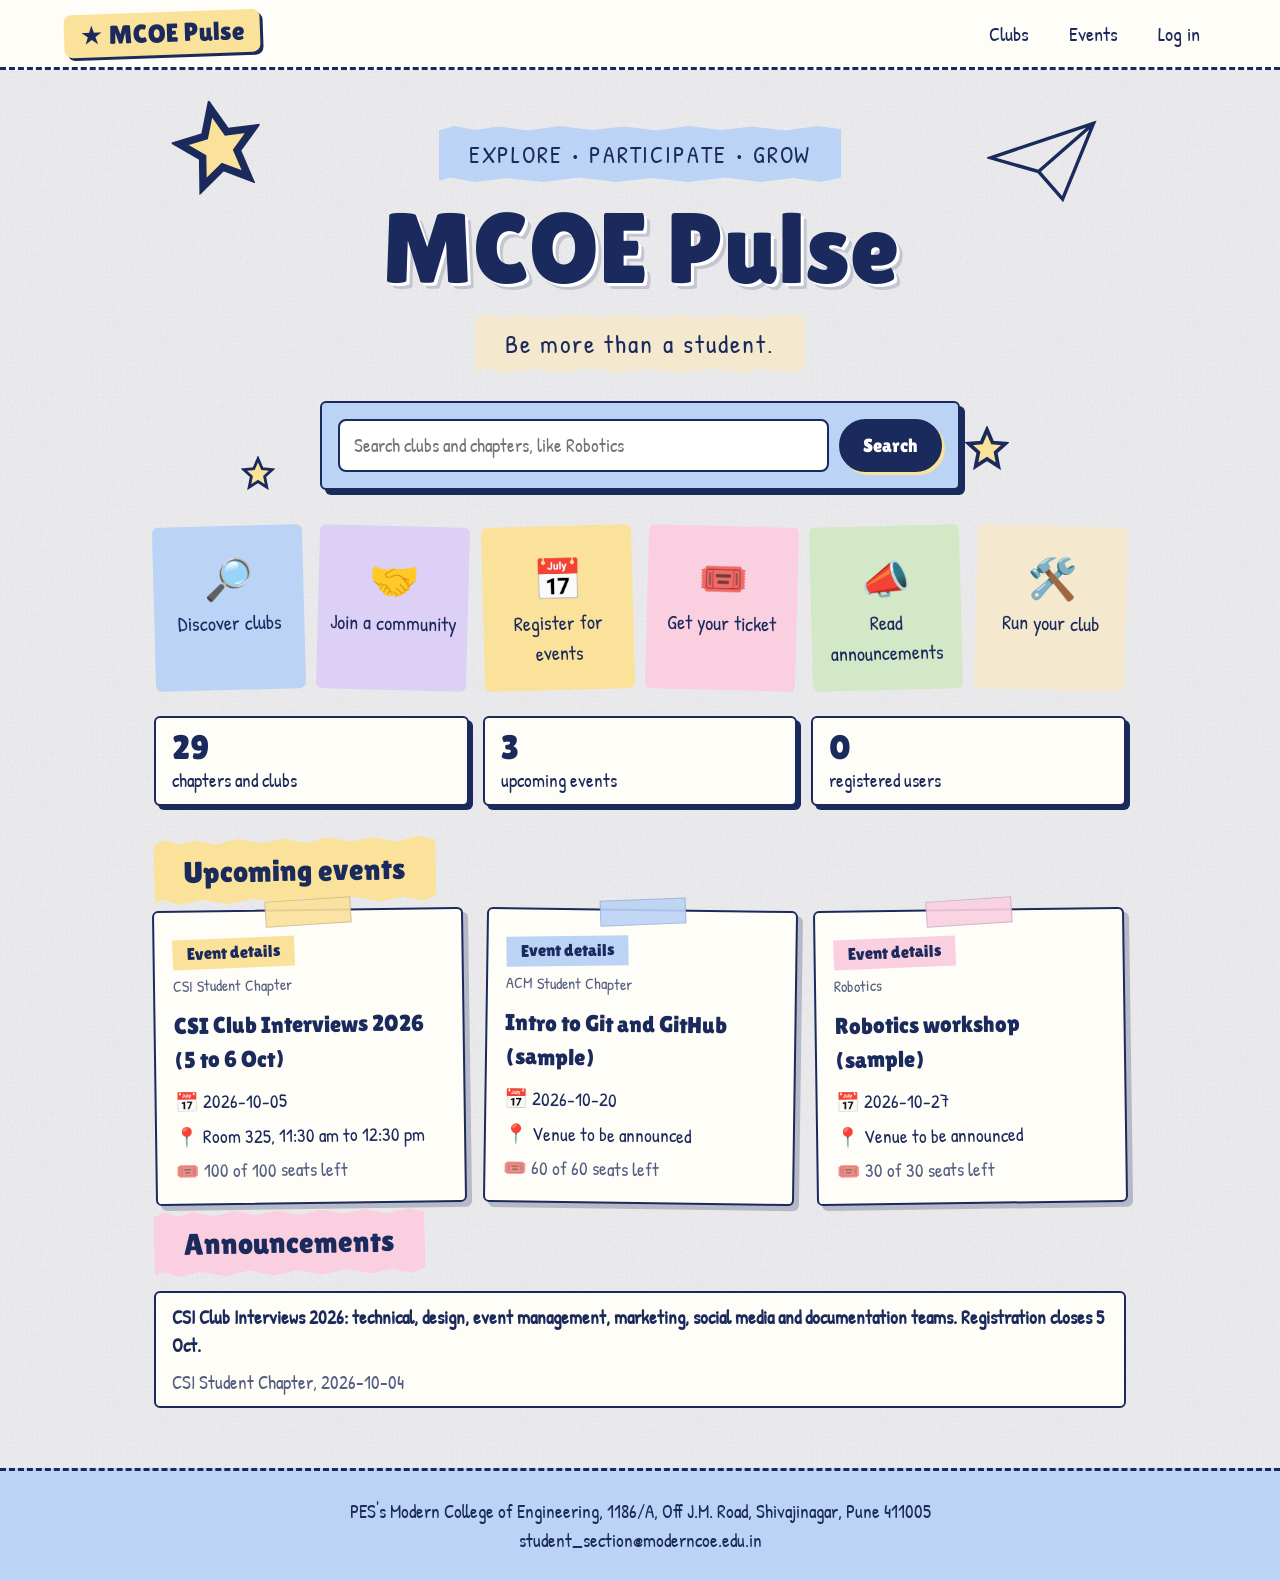
<file: index.html>
<!doctype html>
<html lang="en"><head><meta charset="utf-8"><meta name="viewport" content="width=device-width,initial-scale=1">
<title>MCOE Pulse | Clubs, chapters and events</title>
<link href="https://fonts.googleapis.com/css2?family=Lilita+One&family=Patrick+Hand&display=swap" rel="stylesheet">
<style>
:root{--navy:#1B2A5C;--blue:#BBD3F5;--cream:#F4E8CF;--yellow:#FBE29A;--lav:#DDD0F6;--mint:#D3E8C6;--pink:#FAD0E1;--paper:#FFFDF7}
*{box-sizing:border-box}[hidden]{display:none!important}
body{margin:0;font:19px/1.5 "Patrick Hand","Segoe Print",system-ui,sans-serif;color:var(--navy);background:#ececee url("data:image/svg+xml,%3Csvg xmlns='http://www.w3.org/2000/svg' width='180' height='180'%3E%3Cfilter id='n'%3E%3CfeTurbulence baseFrequency='.8' numOctaves='3'/%3E%3CfeColorMatrix values='0 0 0 0 .4 0 0 0 0 .4 0 0 0 0 .45 0 0 0 .35 0'/%3E%3C/filter%3E%3Crect width='180' height='180' filter='url(%23n)' opacity='.5'/%3E%3C/svg%3E")}
h1,h2,h3,.logo,button,.lbl,.btn{font-family:"Lilita One","Arial Rounded MT Bold",system-ui,sans-serif;font-weight:400}
a{color:var(--navy)}
header{display:flex;justify-content:space-between;align-items:center;flex-wrap:wrap;gap:10px;padding:12px 5vw;background:var(--paper);border-bottom:3px dashed var(--navy);position:sticky;top:0;z-index:5}
.logo{font-size:26px;text-decoration:none;background:var(--yellow);padding:2px 16px;border-radius:8px;transform:rotate(-2deg);box-shadow:3px 3px 0 var(--navy)}
nav{display:flex;gap:8px;flex-wrap:wrap;align-items:center}
nav a{text-decoration:none;font-size:20px;padding:4px 14px;border-radius:999px;border:2px solid transparent}
nav a:hover,nav a.on{background:var(--blue);border-color:var(--navy)}
main{max-width:1100px;margin:0 auto;padding:20px 5vw 50px}
h1{font-size:clamp(46px,10vw,100px);line-height:1;margin:.1em 0;text-shadow:3px 3px 0 #fff,6px 6px 0 rgba(27,42,92,.18)}
h2{font-size:30px;margin:1.6em 0 .6em}h3{font-size:23px;margin:.2em 0}
.torn{clip-path:polygon(0 8%,4% 0,9% 7%,15% 1%,22% 8%,30% 0,38% 7%,46% 1%,54% 8%,62% 0,70% 7%,78% 1%,86% 8%,94% 0,100% 6%,100% 92%,95% 100%,88% 93%,80% 100%,71% 92%,62% 100%,53% 93%,44% 100%,35% 92%,26% 100%,17% 93%,9% 100%,3% 92%,0 98%)}
.strip{display:inline-block;background:var(--c,var(--blue));padding:10px 30px;margin:6px 0}
h2.strip{transform:rotate(-1deg)}
.hero{position:relative;text-align:center;padding:30px 0 10px}
.hero .strip{font-size:24px;letter-spacing:.08em}
.dd{position:absolute;stroke:var(--navy);fill:none;stroke-width:2;pointer-events:none}
.dd.f{fill:var(--yellow)}.d1{width:90px;left:2%;top:10px;transform:rotate(-12deg)}.d2{width:110px;right:3%;top:30px}.d3{width:44px;right:12%;bottom:30px}.d4{width:34px;left:9%;bottom:10px}
.search{display:flex;gap:10px;flex-wrap:wrap;max-width:640px;margin:22px auto 0;background:var(--blue);padding:16px;border:2px solid var(--navy);border-radius:6px;box-shadow:5px 5px 0 var(--navy)}
input,select,textarea{font:inherit;padding:10px 14px;border:2px solid var(--navy);border-radius:8px;background:#fff;color:var(--navy);min-height:46px}
.search input{flex:1;min-width:200px}
button,.btn{font-size:19px;background:var(--navy);color:#fff;border:2px solid var(--navy);border-radius:999px;padding:8px 22px;min-height:46px;cursor:pointer;box-shadow:3px 3px 0 var(--yellow);text-decoration:none;display:inline-block}
button:hover,.btn:hover{transform:translate(-1px,-1px)}button:active{transform:translate(2px,2px);box-shadow:none}
button.ghost{background:var(--cream);color:var(--navy);box-shadow:3px 3px 0 var(--navy)}button:disabled{opacity:.5;cursor:not-allowed}
:focus-visible{outline:3px solid var(--yellow);outline-offset:3px;box-shadow:0 0 0 6px var(--navy)}
.tiles,.stats{display:grid;grid-template-columns:repeat(auto-fit,minmax(150px,1fr));gap:14px;margin:26px 0}
.tile{background:var(--c);padding:22px 12px;text-align:center;font-size:20px;border-radius:6px;transform:rotate(var(--r,0deg))}
.tile:nth-child(odd){--r:-1.5deg}.tile:nth-child(even){--r:1.5deg}.tile b{display:block;font-size:40px}
.stats div{background:var(--paper);border:2px solid var(--navy);border-radius:6px;padding:10px 16px;box-shadow:4px 4px 0 var(--navy)}
.stats b{display:block;font:34px "Lilita One",sans-serif}
.grid{display:grid;grid-template-columns:repeat(auto-fill,minmax(270px,1fr));gap:26px 20px}
.card{position:relative;display:flex;flex-direction:column;gap:6px;background:var(--paper);border:2px solid var(--navy);border-radius:6px;padding:26px 18px 18px;box-shadow:5px 5px 0 rgba(27,42,92,.25);transform:rotate(-.8deg);transition:transform .15s}
.card:nth-child(even){transform:rotate(.8deg)}.card:hover{transform:rotate(0) translateY(-3px)}
.card::before{content:"";position:absolute;top:-12px;left:50%;width:84px;height:24px;margin-left:-42px;background:var(--c,var(--yellow));opacity:.9;transform:rotate(-3deg);border:1px solid rgba(27,42,92,.2)}
.card:nth-child(6n+1){--c:var(--yellow)}.card:nth-child(6n+2){--c:var(--blue)}.card:nth-child(6n+3){--c:var(--pink)}.card:nth-child(6n+4){--c:var(--mint)}.card:nth-child(6n+5){--c:var(--lav)}.card:nth-child(6n){--c:var(--cream)}
.card p{margin:0}.card button{margin-top:auto;align-self:flex-start}
.card p:not(.m):not(.ticket):not(.r){display:-webkit-box;-webkit-line-clamp:3;-webkit-box-orient:vertical;overflow:hidden}
.m,small{opacity:.75}.tag{align-self:flex-start;background:var(--c);border:2px solid var(--navy);border-radius:999px;padding:0 12px;font-size:16px}
.lbl{align-self:flex-start;background:var(--c);padding:2px 14px;font-size:17px;transform:rotate(-1.5deg)}
.ticket{font:20px "Lilita One",sans-serif;letter-spacing:.08em;border:3px dashed var(--navy);padding:6px 10px;text-align:center;background:#fff}
.list p{background:var(--paper);border:2px solid var(--navy);border-radius:6px;padding:10px 16px;margin:10px 0;display:flex;flex-wrap:wrap;gap:8px 12px;align-items:center}
.list p button{padding:2px 14px;min-height:38px;font-size:17px}
.filters{display:flex;gap:10px;flex-wrap:wrap;background:var(--cream);border:2px dashed var(--navy);padding:14px;border-radius:6px}.filters input{flex:1;min-width:160px}
.auth{max-width:460px;margin:0 auto;background:var(--paper);border:2px solid var(--navy);border-radius:6px;padding:10px 24px 26px;box-shadow:6px 6px 0 var(--navy)}
form{display:grid;gap:12px}.filters,.search{display:flex}label{display:grid;gap:4px}
.cols{display:grid;grid-template-columns:repeat(auto-fit,minmax(300px,1fr));gap:24px}.cols section{background:var(--paper);border:2px solid var(--navy);border-radius:6px;padding:4px 20px 20px}
.cols h2{font-size:26px}.empty{grid-column:1/-1;text-align:center;border:3px dashed var(--navy);border-radius:6px;padding:30px;background:var(--paper)}
.toast{position:fixed;bottom:22px;left:50%;transform:translateX(-50%) rotate(-1.5deg);background:var(--yellow);border:2px solid var(--navy);box-shadow:4px 4px 0 var(--navy);padding:10px 22px;z-index:9;animation:pop .25s}
@keyframes pop{from{opacity:0;transform:translate(-50%,12px)}}
footer{text-align:center;padding:26px 5vw;background:var(--blue);border-top:3px dashed var(--navy)}
@media(max-width:600px){body{font-size:18px}.dd.d1,.dd.d2{width:56px}.search button{width:100%}nav a{font-size:18px;padding:4px 10px}}
@media(prefers-reduced-motion:reduce){*{animation:none!important;transition:none!important}}
</style></head>
<body><header id="nav"></header><main id="m"></main>
<footer>PES's Modern College of Engineering, 1186/A, Off J.M. Road, Shivajinagar, Pune 411005<br>student_section@moderncoe.edu.in</footer>
<script>
const $=s=>document.querySelector(s),h=s=>String(s??'').replace(/[&<>"]/g,c=>({'&':'&amp;','<':'&lt;','>':'&gt;','"':'&quot;'}[c])),uid=()=>Math.random().toString(36).slice(2,9);
const CH="ACM,ISLE,PMA,IEEE,CSI,IETE,IEI,SAE,IET,S4DS".split(','),
CL="FOSS,Robotics,GraphiX,Cypher,Aero,Brain Stormer's,Wall Magazine,Foxcodes Campus,Metamorph,Pegasus,Code Cooks,Technofuel,Art Glimpse,CoDE Club (AIML),CoDE Club (AIDS),PIXINSIGHT,App Club,Rotaract Club ENTC,Mars Club".split(','),
DEPTS=["Computer","IT","E&TC","Mechanical","Electrical","Electronics & Computer","MCA","MBA","AI&DS","AI&ML"],
DM={ACM:"Computer",CSI:"Computer","App Club":"Computer",Aero:"Mechanical",SAE:"Mechanical",IEEE:"E&TC",IETE:"E&TC","Rotaract Club ENTC":"E&TC","CoDE Club (AIML)":"AI&ML","CoDE Club (AIDS)":"AI&DS"};
const seed=()=>{const d={clubs:[...CH.map(n=>[n+' Student Chapter','Chapter',n]),...CL.map(n=>[n,'Club',n])].map(([name,type,k],i)=>({id:'c'+i,name,type,dept:DM[k]||'All',about:'Sample description. Club members can edit this from their workspace.'})),
users:[],me:null,reqs:[],regs:[],anns:[{id:'a1',cid:'c4',title:'CSI Club Interviews 2026: technical, design, event management, marketing, social media and documentation teams. Registration closes 5 Oct.',date:'2026-10-04'}],
events:[{id:'e0',cid:'c4',title:'CSI Club Interviews 2026 (5 to 6 Oct)',date:'2026-10-05',venue:'Room 325, 11:30 am to 12:30 pm',cap:100},{id:'e1',cid:'c0',title:'Intro to Git and GitHub (sample)',date:'2026-10-20',venue:'Venue to be announced',cap:60},{id:'e2',cid:'c11',title:'Robotics workshop (sample)',date:'2026-10-27',venue:'Venue to be announced',cap:30}]};
d.clubs[4].about='Think. Code. Innovate. Turn your ideas into impact with the Department of Computer Engineering.';return d};
let D;try{D=JSON.parse(localStorage.pulse)}catch(e){}D=D||seed();
const save=()=>localStorage.pulse=JSON.stringify(D),me=()=>D.users.find(u=>u.id==D.me),cn=id=>D.clubs.find(c=>c.id==id)?.name||'',left=e=>e.cap-D.regs.filter(r=>r.eid==e.id).length,own=c=>!!me()?.clubs?.includes(c),cid=()=>sessionStorage.cid;
const need=r=>{const u=me();if(!u||(r&&u.role!=r)){location.hash='#/login';return}return u};
const toast=t=>{const d=document.createElement('div');d.className='toast';d.setAttribute('role','status');d.textContent=t;document.body.append(d);setTimeout(()=>d.remove(),2600)};
const STAR='<svg class="dd f" viewBox="0 0 24 24"><path d="M12 2l3 7 7 .6-5.3 4.8L18.2 22 12 18l-6.2 4 1.5-7.6L2 9.6 9 9z"/></svg>',PLANE='<svg class="dd d2" viewBox="0 0 64 48"><path d="M2 22L62 2 44 46 30 30zM30 30L62 2"/></svg>';
const evCard=(e,act)=>{const u=me(),r=u&&D.regs.find(r=>r.eid==e.id&&r.uid==u.id),l=left(e);return `<article class=card><span class=lbl>Event details</span><small>${h(cn(e.cid))}</small><h3>${h(e.title)}</h3><p class=r>📅 ${h(e.date)}</p><p class=r>📍 ${h(e.venue)}</p><p class="r m">🎟️ ${l} of ${e.cap} seats left</p>${act?(r?`<button class=ghost data-a=unreg data-i=${e.id}>Cancel registration</button>`:`<button data-a=reg data-i=${e.id} ${l<1?'disabled':''}>${l<1?'Full':'Register'}</button>`):''}</article>`};
const clubCard=c=>{const u=me(),rq=u&&D.reqs.find(r=>r.cid==c.id&&r.uid==u.id);const b=own(c.id)?'<span class=tag>Your club</span>':rq?`<span class=tag>${{ok:'Joined',no:'Declined',wait:'Request sent'}[rq.st]}</span>`:`<button data-a=join data-i=${c.id}>Request to join</button>`;return `<article class=card><span class=tag>${c.type}</span><h3>${h(c.name)}</h3><p>${h(c.about)}</p><p class=m>${c.dept=='All'?'Open to all departments':h(c.dept)}</p>${b}</article>`};
const P={
home(){$('#m').innerHTML=`<section class=hero>${STAR.replace('class="dd f"','class="dd f d1"')}${PLANE}${STAR.replace('class="dd f"','class="dd f d3"')}${STAR.replace('class="dd f"','class="dd f d4"')}<p class="strip torn" style="--c:var(--blue)">EXPLORE • PARTICIPATE • GROW</p><h1>MCOE Pulse</h1><p class="strip torn" style="--c:var(--cream);font-size:26px">Be more than a student.</p>
<form id=q class=search><input name=q placeholder="Search clubs and chapters, like Robotics" aria-label="Search clubs"><button>Search</button></form></section>
<section class=tiles>${[['🔎','Discover clubs','--blue'],['🤝','Join a community','--lav'],['📅','Register for events','--yellow'],['🎟️','Get your ticket','--pink'],['📣','Read announcements','--mint'],['🛠️','Run your club','--cream']].map(([i,t,c])=>`<div class=tile style="--c:var(${c})"><b>${i}</b>${t}</div>`).join('')}</section>
<section class=stats>${[[D.clubs.length,'chapters and clubs'],[D.events.length,'upcoming events'],[D.users.length,'registered users']].map(([n,l])=>`<div><b>${n}</b>${l}</div>`).join('')}</section>
<h2 class="strip torn" style="--c:var(--yellow)">Upcoming events</h2><div class=grid>${D.events.slice(0,3).map(e=>evCard(e)).join('')}</div>
<h2 class="strip torn" style="--c:var(--pink)">Announcements</h2><div class=list>${D.anns.slice(0,4).map(a=>`<p><b>${h(a.title)}</b><span class=m>${h(cn(a.cid))}, ${h(a.date)}</span></p>`).join('')}</div>`},
clubs(q){const s=(q.get('q')||'').toLowerCase(),t=q.get('t')||'',d=q.get('d')||'',L=D.clubs.filter(c=>c.name.toLowerCase().includes(s)&&(!t||c.type==t)&&(!d||c.dept==d||c.dept=='All'));
$('#m').innerHTML=`<h1 style="font-size:clamp(36px,7vw,64px)">Chapters and clubs</h1><form id=flt class=filters><input name=q value="${h(s)}" placeholder="Search by name" aria-label=Search><select name=t aria-label=Type><option value="">All types<option ${t=='Chapter'?'selected':''}>Chapter<option ${t=='Club'?'selected':''}>Club</select><select name=d aria-label=Department><option value="">All departments${DEPTS.map(x=>`<option ${d==x?'selected':''}>${h(x)}`).join('')}</select><button>Filter</button></form><br><div class=grid>${L.map(clubCard).join('')||'<p class=empty>No matches. Try a shorter search or clear the filters.</p>'}</div>`},
events(){$('#m').innerHTML=`<h1 style="font-size:clamp(36px,7vw,64px)">Events and programs</h1><div class=grid>${[...D.events].sort((a,b)=>a.date<b.date?-1:1).map(e=>evCard(e,1)).join('')||'<p class=empty>No events yet.</p>'}</div>`},
login(){$('#m').innerHTML=`<div class=auth><h2>Log in</h2><form id=login><label>Email<input name=email type=email required></label><label>Password<input name=pw type=password required></label><button>Log in</button></form>
<h2>New here? Create an account</h2><form id=signup><label>Name<input name=name required></label><label>Email<input name=email type=email required></label><label>Password (6 or more characters)<input name=pw type=password minlength=6 required></label><label>I am a<select name=role id=role><option value=student>Student<option value=member>Club member</select></label><label id=cl hidden>My club<select name=club>${D.clubs.map(c=>`<option value=${c.id}>${h(c.name)}`).join('')}</select></label><button>Create account</button></form></div>`;
$('#role').onchange=e=>$('#cl').hidden=e.target.value!='member'},
me(){const u=need();if(!u)return;const R=D.reqs.filter(r=>r.uid==u.id),regs=D.regs.filter(r=>r.uid==u.id);
$('#m').innerHTML=`<h1 style="font-size:clamp(36px,7vw,64px)">Hi, ${h(u.name)}</h1><h2 class="strip torn" style="--c:var(--lav)">My clubs</h2><div class=list>${[...(u.clubs||[]).map(c=>[c,'Member']),...R.map(r=>[r.cid,{ok:'Joined',no:'Declined',wait:'Request pending'}[r.st]])].map(([c,s])=>`<p><b>${h(cn(c))}</b> <span class=tag style="--c:var(--blue)">${s}</span></p>`).join('')||'<p>You have not joined a club yet. <a href="#/clubs">Browse clubs</a></p>'}</div>
<h2 class="strip torn" style="--c:var(--yellow)">My registrations</h2><div class=grid>${regs.map(r=>{const e=D.events.find(x=>x.id==r.eid);return e?`<article class=card><small>${h(cn(e.cid))}</small><h3>${h(e.title)}</h3><p class=r>📅 ${h(e.date)}</p><p class=ticket>Ticket ${r.id.toUpperCase()}</p><button class=ghost data-a=unreg data-i=${e.id}>Cancel registration</button></article>`:''}).join('')||'<p class=empty>No registrations yet. <a href="#/events">See events</a></p>'}</div>`},
club(){const u=need('member');if(!u)return;const cs=u.clubs;let c0=cid();if(!cs.includes(c0))c0=cs[0];sessionStorage.cid=c0;const c=D.clubs.find(x=>x.id==c0),ev=D.events.filter(e=>e.cid==c0),rq=D.reqs.filter(r=>r.cid==c0&&r.st=='wait');
$('#m').innerHTML=`<h1 style="font-size:clamp(34px,6vw,60px)">${h(c.name)} workspace</h1>${cs.length>1?`<select id=sw aria-label="Switch club">${cs.map(x=>`<option value=${x} ${x==c0?'selected':''}>${h(cn(x))}`).join('')}</select>`:''}
<div class=cols><section><h2>Club profile</h2><form id=about><label>About<textarea name=about rows=4>${h(c.about)}</textarea></label><button>Save profile</button></form><h2>Post an announcement</h2><form id=anf><label>Title<input name=title required></label><button>Publish announcement</button></form></section>
<section><h2>Create an event</h2><form id=evf><label>Title<input name=title required></label><label>Date<input name=date type=date required></label><label>Venue<input name=venue required></label><label>Seats<input name=cap type=number min=1 value=50 required></label><button>Create event</button></form></section></div>
<h2 class="strip torn" style="--c:var(--mint)">Join requests</h2><div class=list>${rq.map(r=>`<p><b>${h(D.users.find(x=>x.id==r.uid)?.name)}</b> <button data-a=ok data-i=${r.uid}>Accept</button> <button class=ghost data-a=no data-i=${r.uid}>Decline</button></p>`).join('')||'<p>No pending requests.</p>'}</div>
<h2 class="strip torn" style="--c:var(--pink)">Your events</h2><div class=list>${ev.map(e=>`<p><b>${h(e.title)}</b> ${h(e.date)}: ${e.cap-left(e)} of ${e.cap} seats taken <button class=ghost data-a=csv data-i=${e.id}>Download list (CSV)</button> <button class=ghost data-a=del data-i=${e.id}>Delete</button></p>`).join('')||'<p>No events yet. Create your first one above.</p>'}</div>`}
};
const dec=(i,s)=>{if(!own(cid()))return;const r=D.reqs.find(r=>r.uid==i&&r.cid==cid()&&r.st=='wait');if(r){r.st=s;toast(s=='ok'?'Request accepted':'Request declined')}};
const A={
join(i){if(!need())return;D.reqs.push({uid:D.me,cid:i,st:'wait'});toast('Request sent')},
reg(i){if(!need())return;const e=D.events.find(x=>x.id==i);if(left(e)<1)return;D.regs.push({id:uid(),uid:D.me,eid:i});toast('Registered')},
unreg(i){D.regs=D.regs.filter(r=>!(r.eid==i&&r.uid==D.me));toast('Registration cancelled')},
ok(i){dec(i,'ok')},no(i){dec(i,'no')},
del(i){const e=D.events.find(x=>x.id==i);if(!e||!own(e.cid))return;D.events=D.events.filter(x=>x!=e);D.regs=D.regs.filter(r=>r.eid!=i);toast('Event deleted')},
csv(i){const e=D.events.find(x=>x.id==i);if(!e||!own(e.cid))return 1;const rows=[['Name','Email','Ticket'],...D.regs.filter(r=>r.eid==i).map(r=>{const s=D.users.find(x=>x.id==r.uid);return[s.name,s.email,r.id.toUpperCase()]})],a=document.createElement('a');a.href=URL.createObjectURL(new Blob([rows.map(r=>r.map(v=>'"'+String(v).replace(/"/g,'""')+'"').join(',')).join('\n')],{type:'text/csv'}));a.download='registrations.csv';a.click();return 1},
out(){D.me=null;save();location.hash='#/';return 1}
};
const go=u=>location.hash=u.role=='member'?'#/club':'#/me',done=t=>{save();toast(t);P.club()};
const F={
q(f){location.hash='#/clubs?q='+encodeURIComponent(f.get('q'))},
flt(f){location.hash='#/clubs?'+new URLSearchParams(f)},
login(f){const u=D.users.find(x=>x.email==f.get('email').toLowerCase()&&x.pw==btoa(f.get('pw')));if(!u)return toast('Email or password is incorrect');D.me=u.id;save();go(u)},
signup(f){const em=f.get('email').toLowerCase();if(D.users.some(x=>x.email==em))return toast('That email already has an account. Log in instead.');const role=f.get('role'),u={id:uid(),name:f.get('name'),email:em,pw:btoa(f.get('pw')),role,clubs:role=='member'?[f.get('club')]:[]};D.users.push(u);D.me=u.id;save();go(u)},
about(f){if(!own(cid()))return;D.clubs.find(c=>c.id==cid()).about=f.get('about');done('Profile saved')},
anf(f){if(!own(cid()))return;D.anns.unshift({id:uid(),cid:cid(),title:f.get('title'),date:new Date().toISOString().slice(0,10)});done('Announcement published')},
evf(f){if(!own(cid()))return;D.events.push({id:uid(),cid:cid(),title:f.get('title'),date:f.get('date'),venue:f.get('venue'),cap:Math.max(1,+f.get('cap'))});done('Event created')}
};
let pg='home';
function render(){const[p,qs]=(location.hash.slice(2)||'').split('?'),u=me();pg=P[p]?p:'home';
const L=(k,t)=>`<a href="#/${k}" ${pg==k?'class=on aria-current=page':''}>${t}</a>`;
$('#nav').innerHTML=`<a class=logo href="#/">★ MCOE Pulse</a><nav>${L('clubs','Clubs')}${L('events','Events')}${u?(u.role=='member'?L('club','Workspace'):'')+L('me','My space')+'<a href=# data-a=out>Log out</a>':L('login','Log in')}</nav>`;
P[pg](new URLSearchParams(qs||''))}
document.addEventListener('submit',e=>{const f=e.target;if(F[f.id]){e.preventDefault();F[f.id](new FormData(f))}});
document.addEventListener('change',e=>{if(e.target.id=='sw'){sessionStorage.cid=e.target.value;render()}});
document.addEventListener('click',e=>{const b=e.target.closest('[data-a]');if(!b)return;e.preventDefault();if(A[b.dataset.a](b.dataset.i)!==1){save();render()}});
addEventListener('hashchange',()=>{render();scrollTo(0,0)});
render();
</script></body></html>
</file>
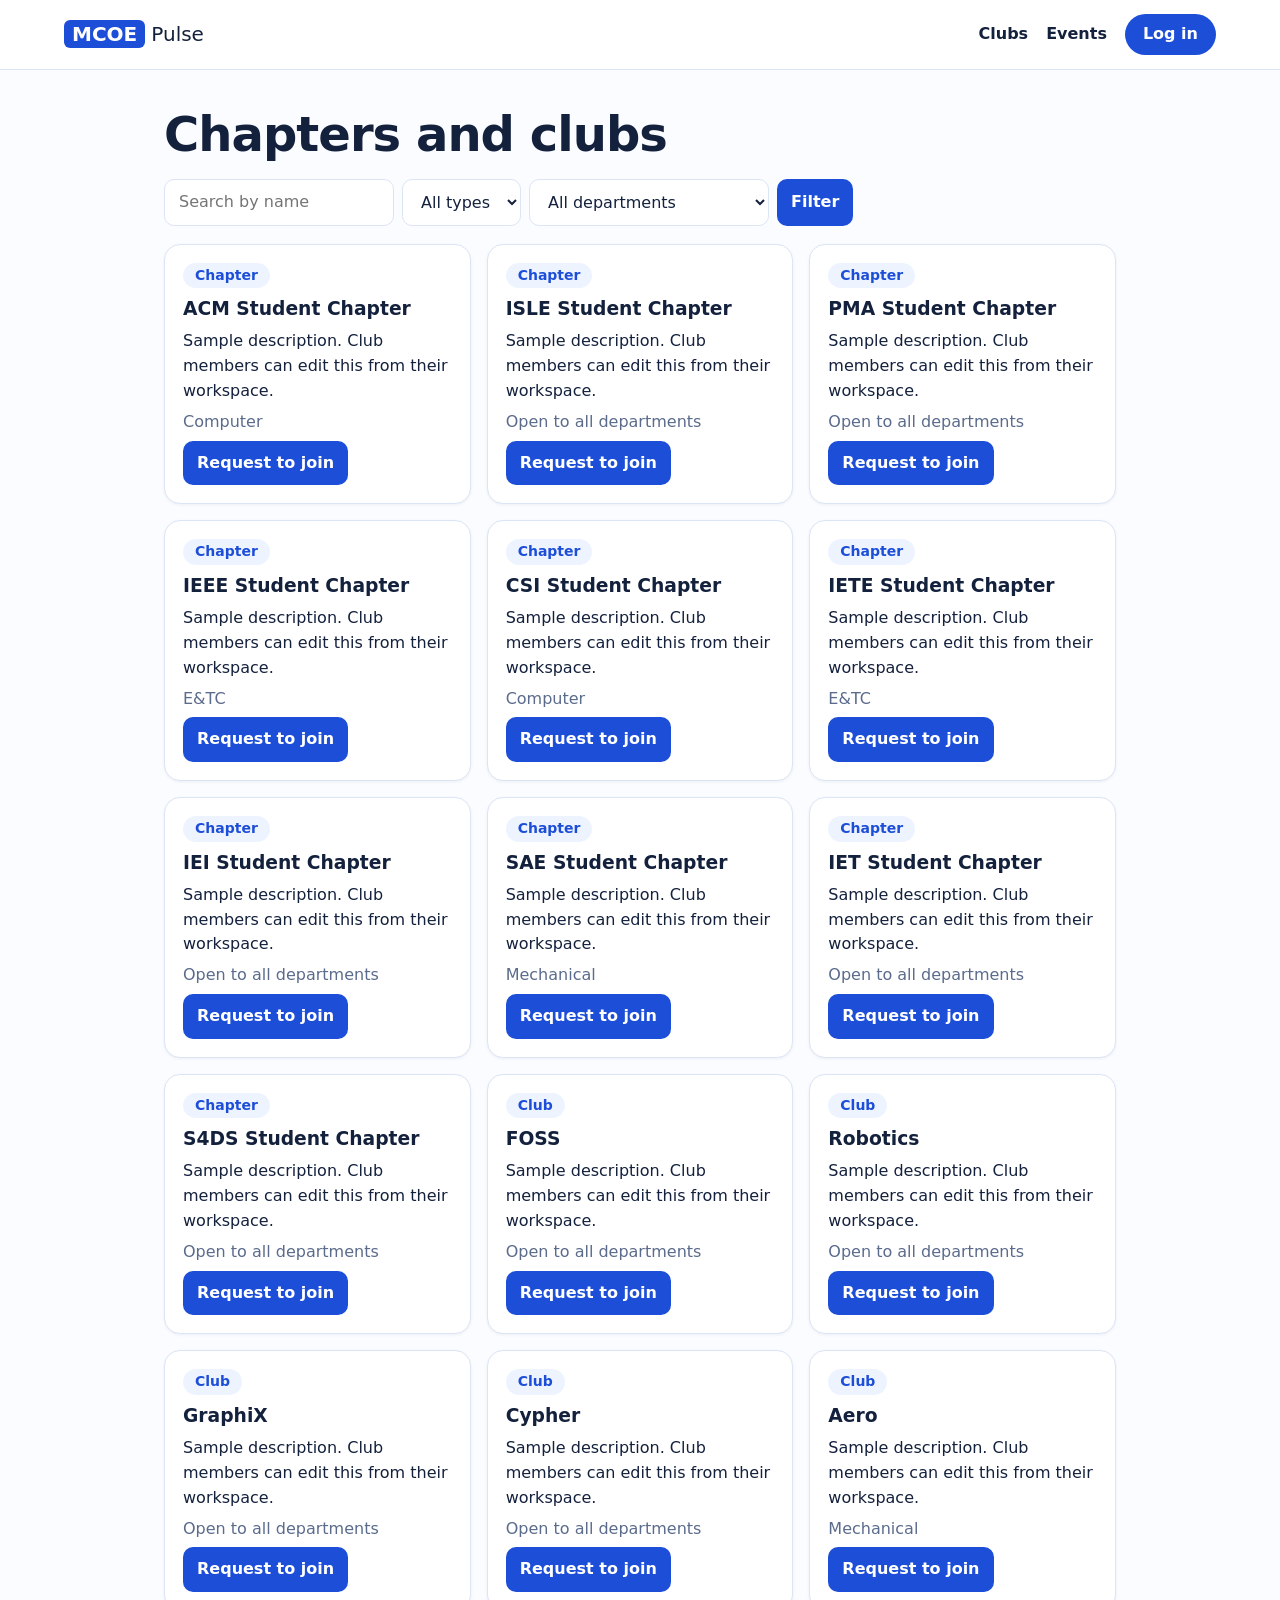
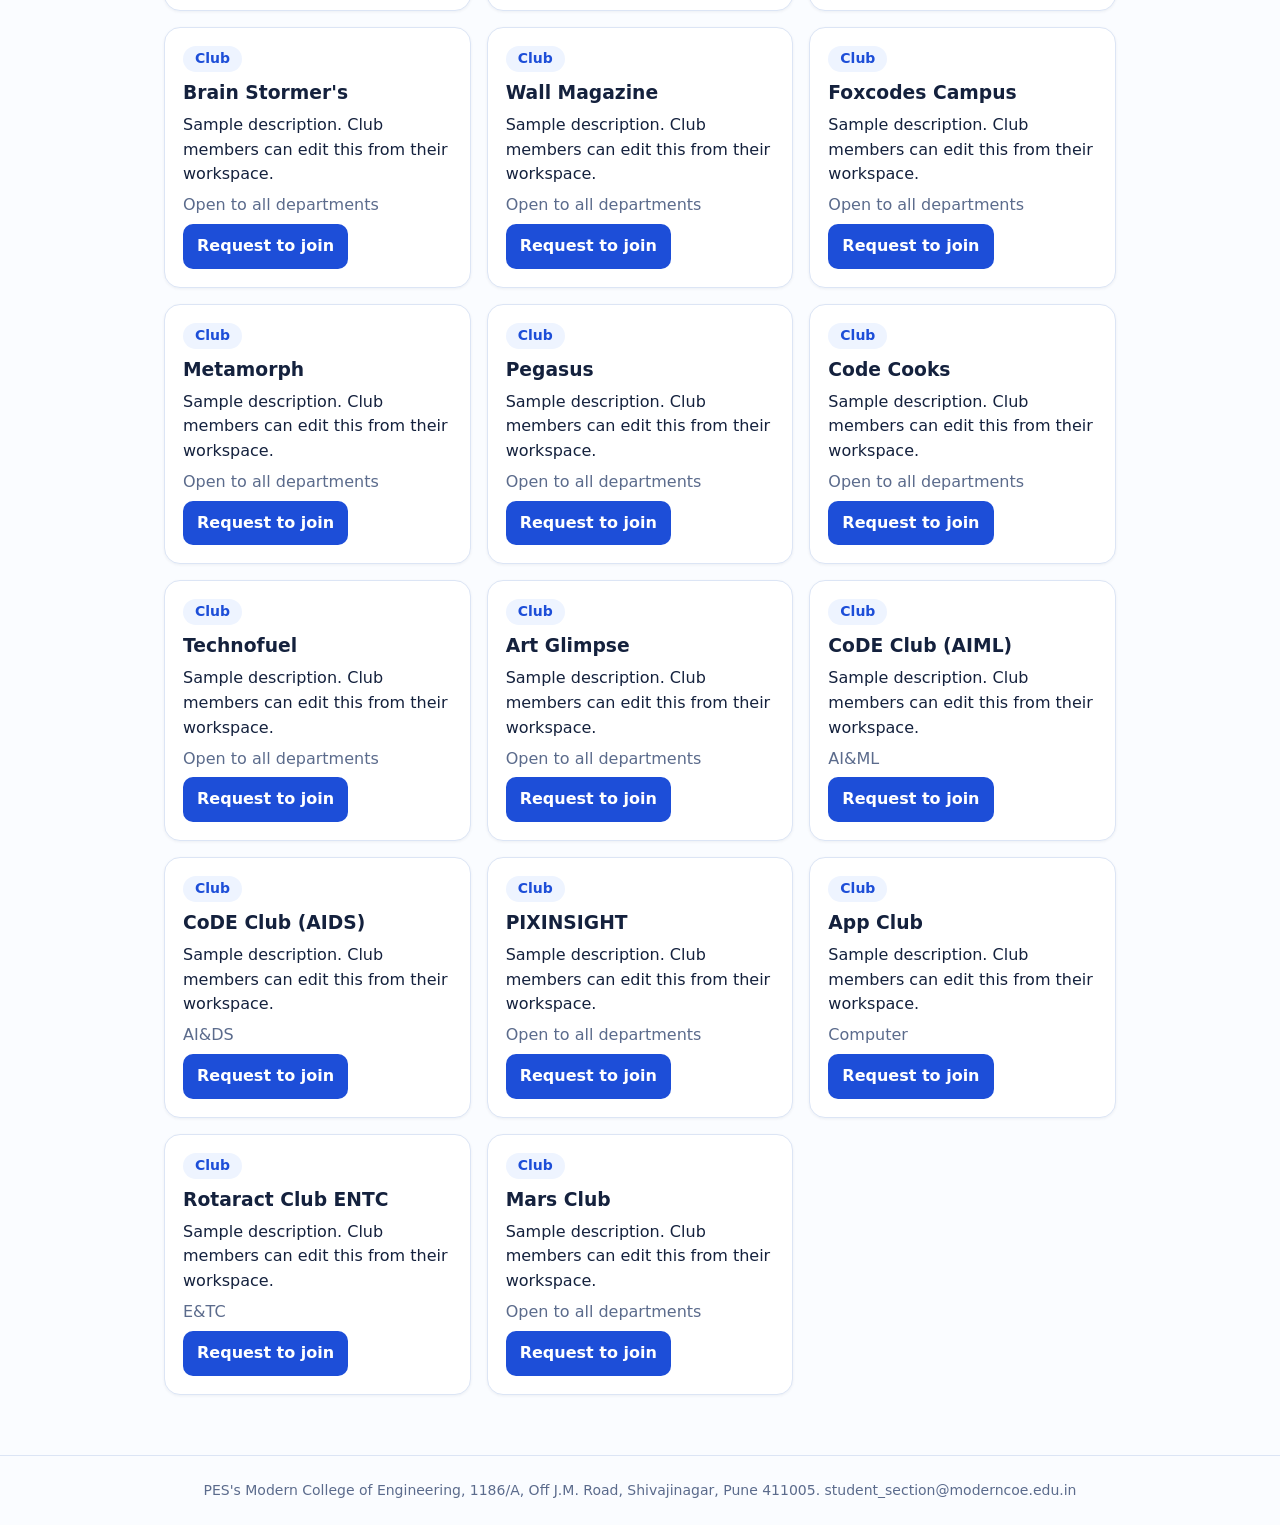
<file: clubs.html>
<!doctype html><html lang="en"><head><meta charset="utf-8"><meta name="viewport" content="width=device-width,initial-scale=1"><title>Chapters and clubs | MCOE Pulse</title><link rel="stylesheet" href="style.css"></head>
<body data-p="clubs"><header id="nav"></header><main id="m"></main><footer>PES's Modern College of Engineering, 1186/A, Off J.M. Road, Shivajinagar, Pune 411005. student_section@moderncoe.edu.in</footer><script src="app.js"></script></body></html>
</file>
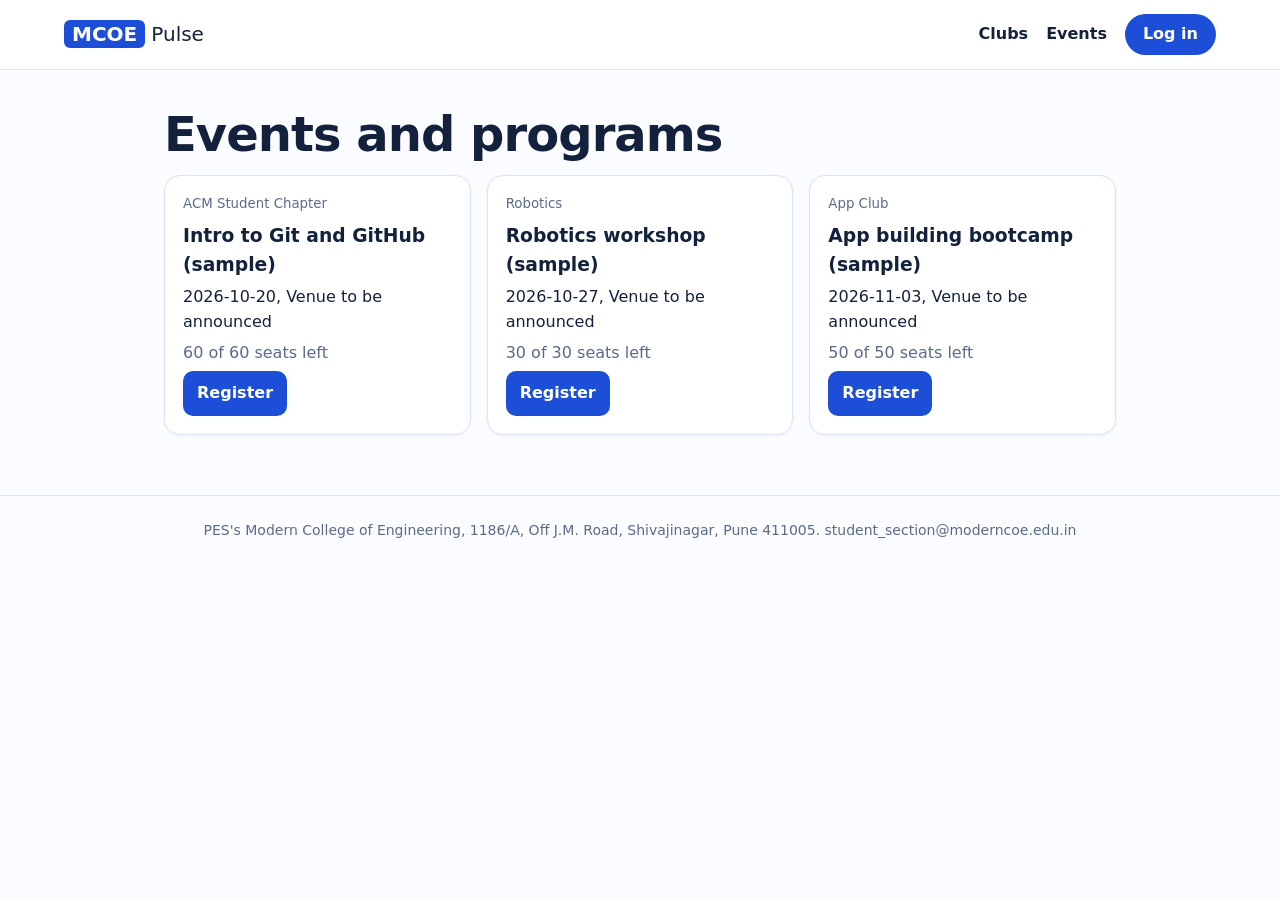
<file: events.html>
<!doctype html><html lang="en"><head><meta charset="utf-8"><meta name="viewport" content="width=device-width,initial-scale=1"><title>Events | MCOE Pulse</title><link rel="stylesheet" href="style.css"></head>
<body data-p="events"><header id="nav"></header><main id="m"></main><footer>PES's Modern College of Engineering, 1186/A, Off J.M. Road, Shivajinagar, Pune 411005. student_section@moderncoe.edu.in</footer><script src="app.js"></script></body></html>
</file>
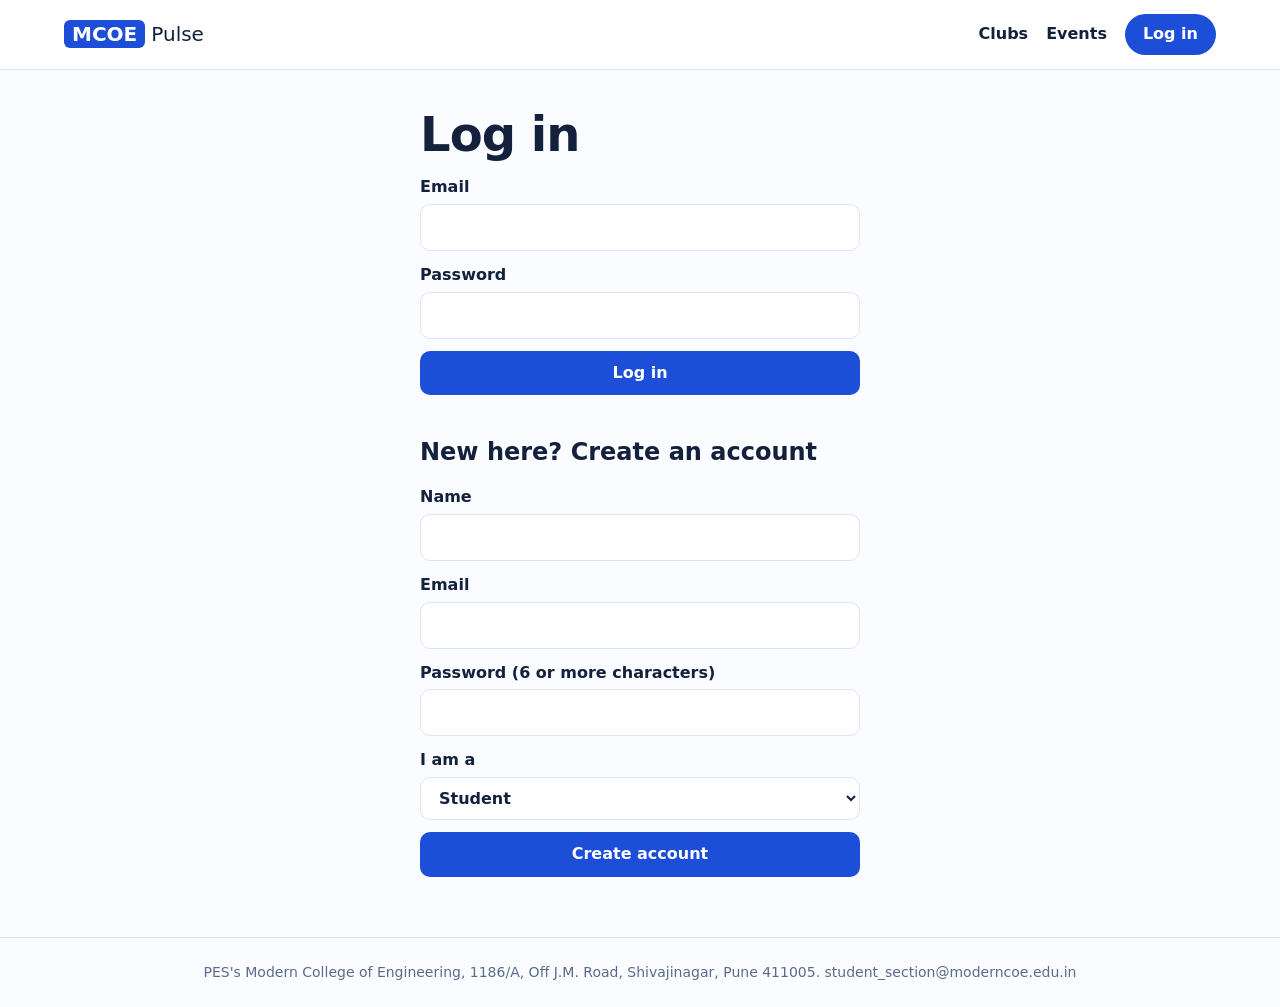
<file: login.html>
<!doctype html><html lang="en"><head><meta charset="utf-8"><meta name="viewport" content="width=device-width,initial-scale=1"><title>Log in | MCOE Pulse</title><link rel="stylesheet" href="style.css"></head>
<body data-p="login"><header id="nav"></header><main id="m"></main><footer>PES's Modern College of Engineering, 1186/A, Off J.M. Road, Shivajinagar, Pune 411005. student_section@moderncoe.edu.in</footer><script src="app.js"></script></body></html>
</file>
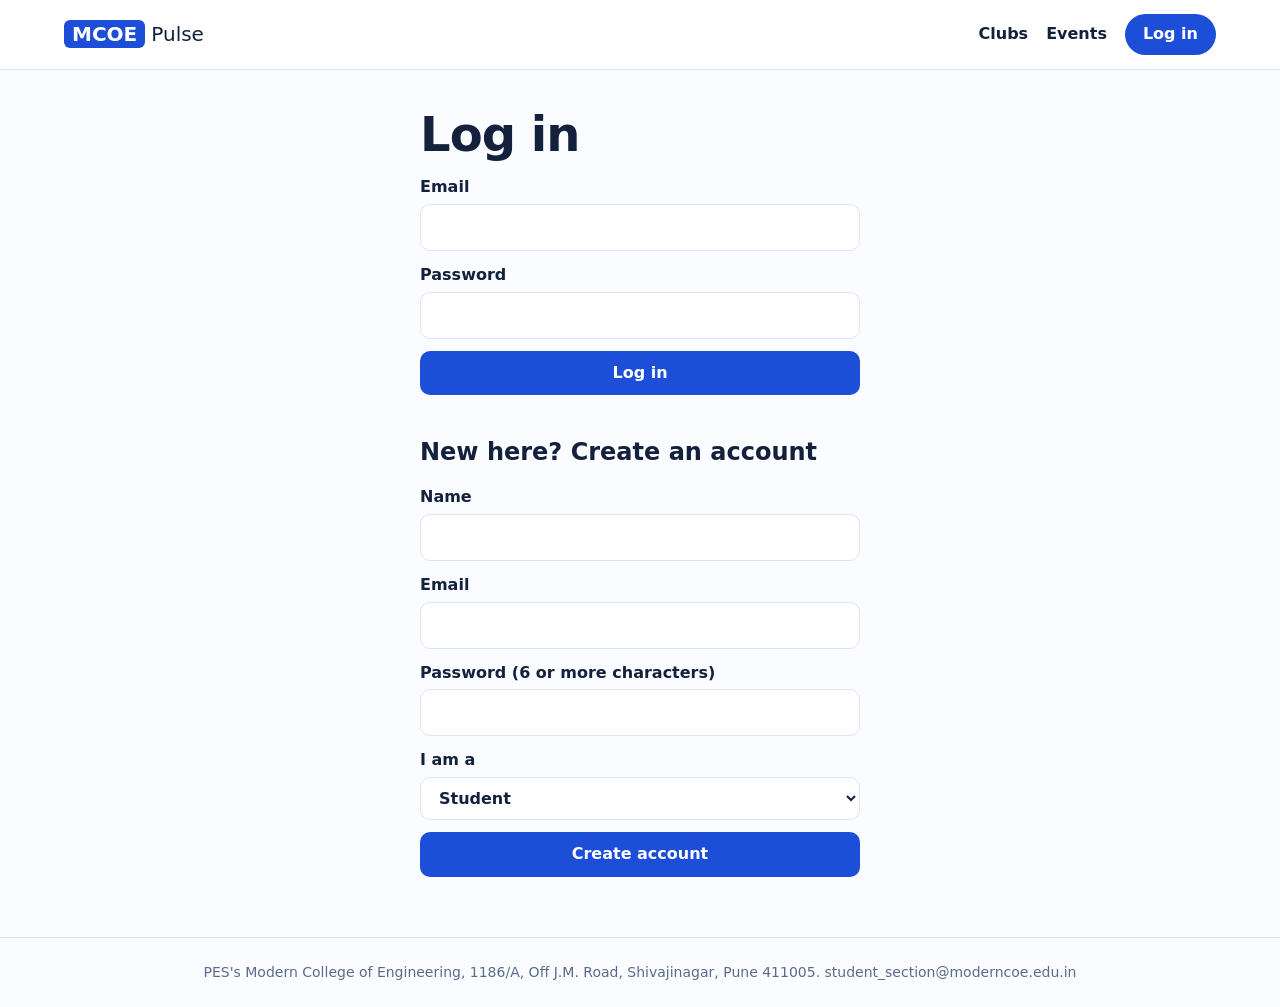
<file: student.html>
<!doctype html><html lang="en"><head><meta charset="utf-8"><meta name="viewport" content="width=device-width,initial-scale=1"><title>My space | MCOE Pulse</title><link rel="stylesheet" href="style.css"></head>
<body data-p="student"><header id="nav"></header><main id="m"></main><footer>PES's Modern College of Engineering, 1186/A, Off J.M. Road, Shivajinagar, Pune 411005. student_section@moderncoe.edu.in</footer><script src="app.js"></script></body></html>
</file>
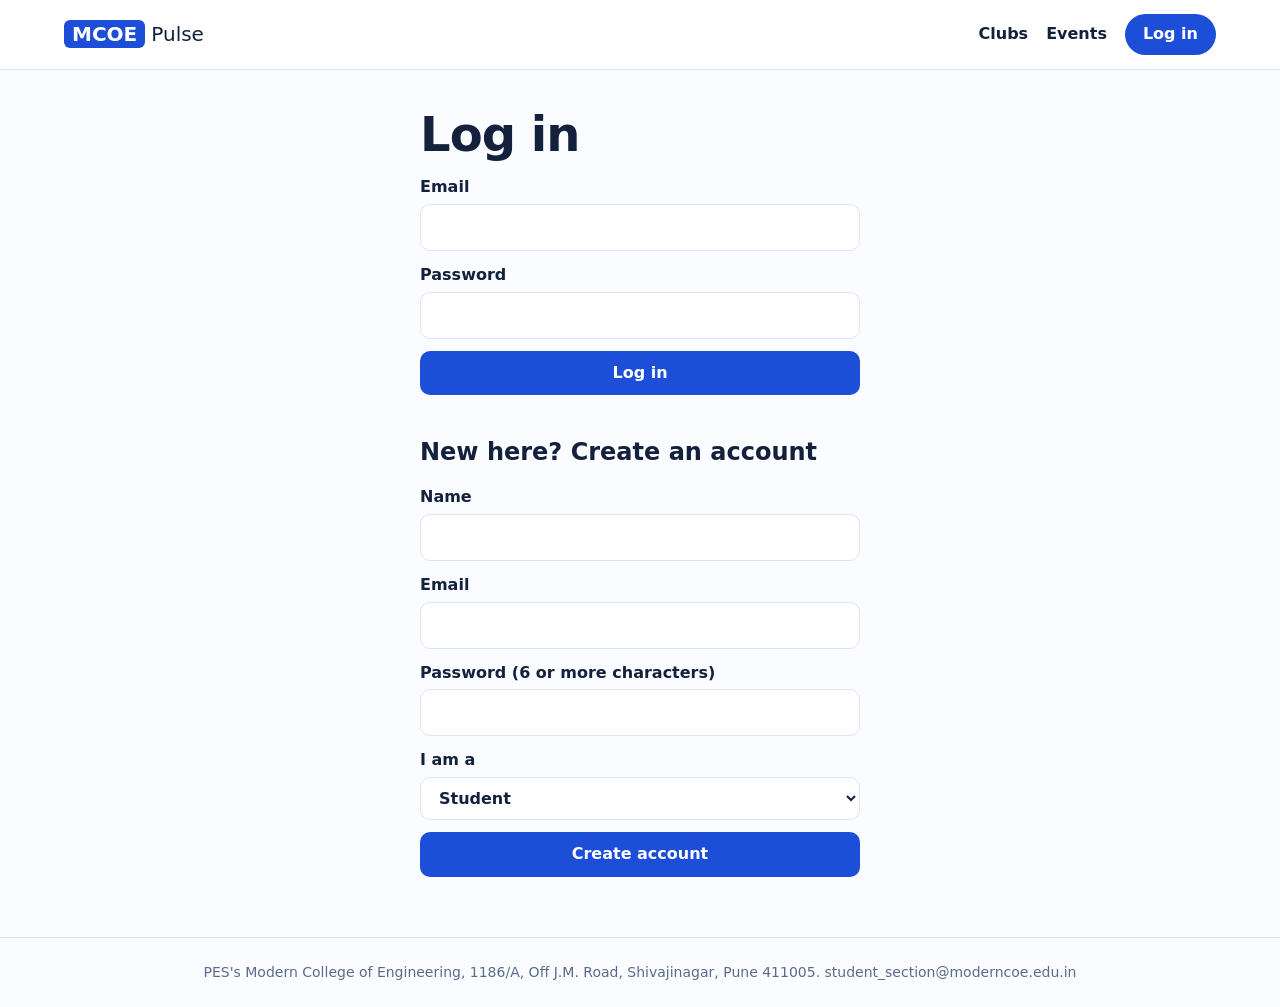
<file: workspace.html>
<!doctype html><html lang="en"><head><meta charset="utf-8"><meta name="viewport" content="width=device-width,initial-scale=1"><title>Club workspace | MCOE Pulse</title><link rel="stylesheet" href="style.css"></head>
<body data-p="workspace"><header id="nav"></header><main id="m"></main><footer>PES's Modern College of Engineering, 1186/A, Off J.M. Road, Shivajinagar, Pune 411005. student_section@moderncoe.edu.in</footer><script src="app.js"></script></body></html>
</file>
<file: style.css>
:root{--ink:#14213D;--blue:#1D4ED8;--sky:#EEF4FF;--line:#DCE5F5;--gold:#F5B700;--mut:#5B6B8C}
*{box-sizing:border-box}[hidden]{display:none!important}
body{margin:0;font:16px/1.55 "Segoe UI",system-ui,sans-serif;color:var(--ink);background:#FAFCFF}
header{display:flex;justify-content:space-between;align-items:center;flex-wrap:wrap;gap:8px;padding:14px 5vw;background:#fff;border-bottom:1px solid var(--line);position:sticky;top:0;z-index:5}
.logo{font-size:20px;color:var(--ink);text-decoration:none}.logo b{background:var(--blue);color:#fff;padding:2px 8px;border-radius:6px;margin-right:6px}
nav{display:flex;gap:18px;align-items:center;flex-wrap:wrap}nav a{color:var(--ink);text-decoration:none;font-weight:600}nav a:hover{color:var(--blue)}
main{max-width:1080px;margin:0 auto;padding:24px 5vw 60px}
h1{font-size:clamp(28px,5vw,48px);line-height:1.1;letter-spacing:-.02em;margin:.3em 0}h2{margin:1.6em 0 .6em}
a{color:var(--blue)}
.hero{background:var(--sky);border:1px solid var(--line);border-radius:24px;padding:clamp(24px,6vw,64px);margin-top:12px;border-bottom:6px solid var(--gold)}
.hero p{max-width:52ch;color:var(--mut);font-size:18px}
.search,.filters{display:flex;gap:8px;flex-wrap:wrap;margin:18px 0}
input,select,textarea,button{font:inherit;padding:10px 14px;border-radius:10px;border:1px solid var(--line);background:#fff;color:var(--ink)}
.search input{flex:1;min-width:200px;padding:14px 18px;border-radius:999px}.search button{border-radius:999px;padding:14px 26px}
button,.btn{background:var(--blue);color:#fff;border:0;font-weight:600;cursor:pointer}button:hover{background:#1E40AF}
button.ghost{background:#fff;color:var(--blue);border:1px solid var(--blue)}button:disabled{background:#9AA8C7;cursor:not-allowed}
.btn{padding:8px 18px;border-radius:999px;color:#fff!important}
:focus-visible{outline:3px solid var(--gold);outline-offset:2px}
.stats{display:flex;gap:16px;flex-wrap:wrap;margin:22px 0}.stats div{flex:1;min-width:150px;background:#fff;border:1px solid var(--line);border-radius:14px;padding:14px 18px}
.stats b{display:block;font-size:30px;color:var(--blue)}.stats span,.mut,small{color:var(--mut)}
.grid{display:grid;grid-template-columns:repeat(auto-fill,minmax(260px,1fr));gap:16px}
.card{background:#fff;border:1px solid var(--line);border-radius:16px;padding:18px;display:flex;flex-direction:column;gap:6px;box-shadow:0 1px 3px rgba(20,33,61,.06)}
.card h3{margin:0}.card p{margin:0}.card button{margin-top:auto;align-self:flex-start}
.tag{display:inline-block;background:var(--sky);color:var(--blue);border-radius:999px;padding:2px 12px;font-size:14px;font-weight:600;align-self:flex-start}
.list p{background:#fff;border:1px solid var(--line);border-radius:12px;padding:12px 16px;margin:8px 0}
.ticket{font-weight:700;letter-spacing:.06em;border:2px dashed var(--line);padding:6px 10px;border-radius:8px}
.auth{max-width:440px;margin:0 auto}form{display:grid;gap:12px}label{display:grid;gap:4px;font-weight:600}
.cols{display:grid;grid-template-columns:repeat(auto-fit,minmax(300px,1fr));gap:24px}
.toast{position:fixed;bottom:20px;left:50%;transform:translateX(-50%);background:var(--ink);color:#fff;padding:12px 20px;border-radius:12px;z-index:9}
footer{text-align:center;color:var(--mut);padding:24px 5vw;border-top:1px solid var(--line);font-size:14px}
</file>
